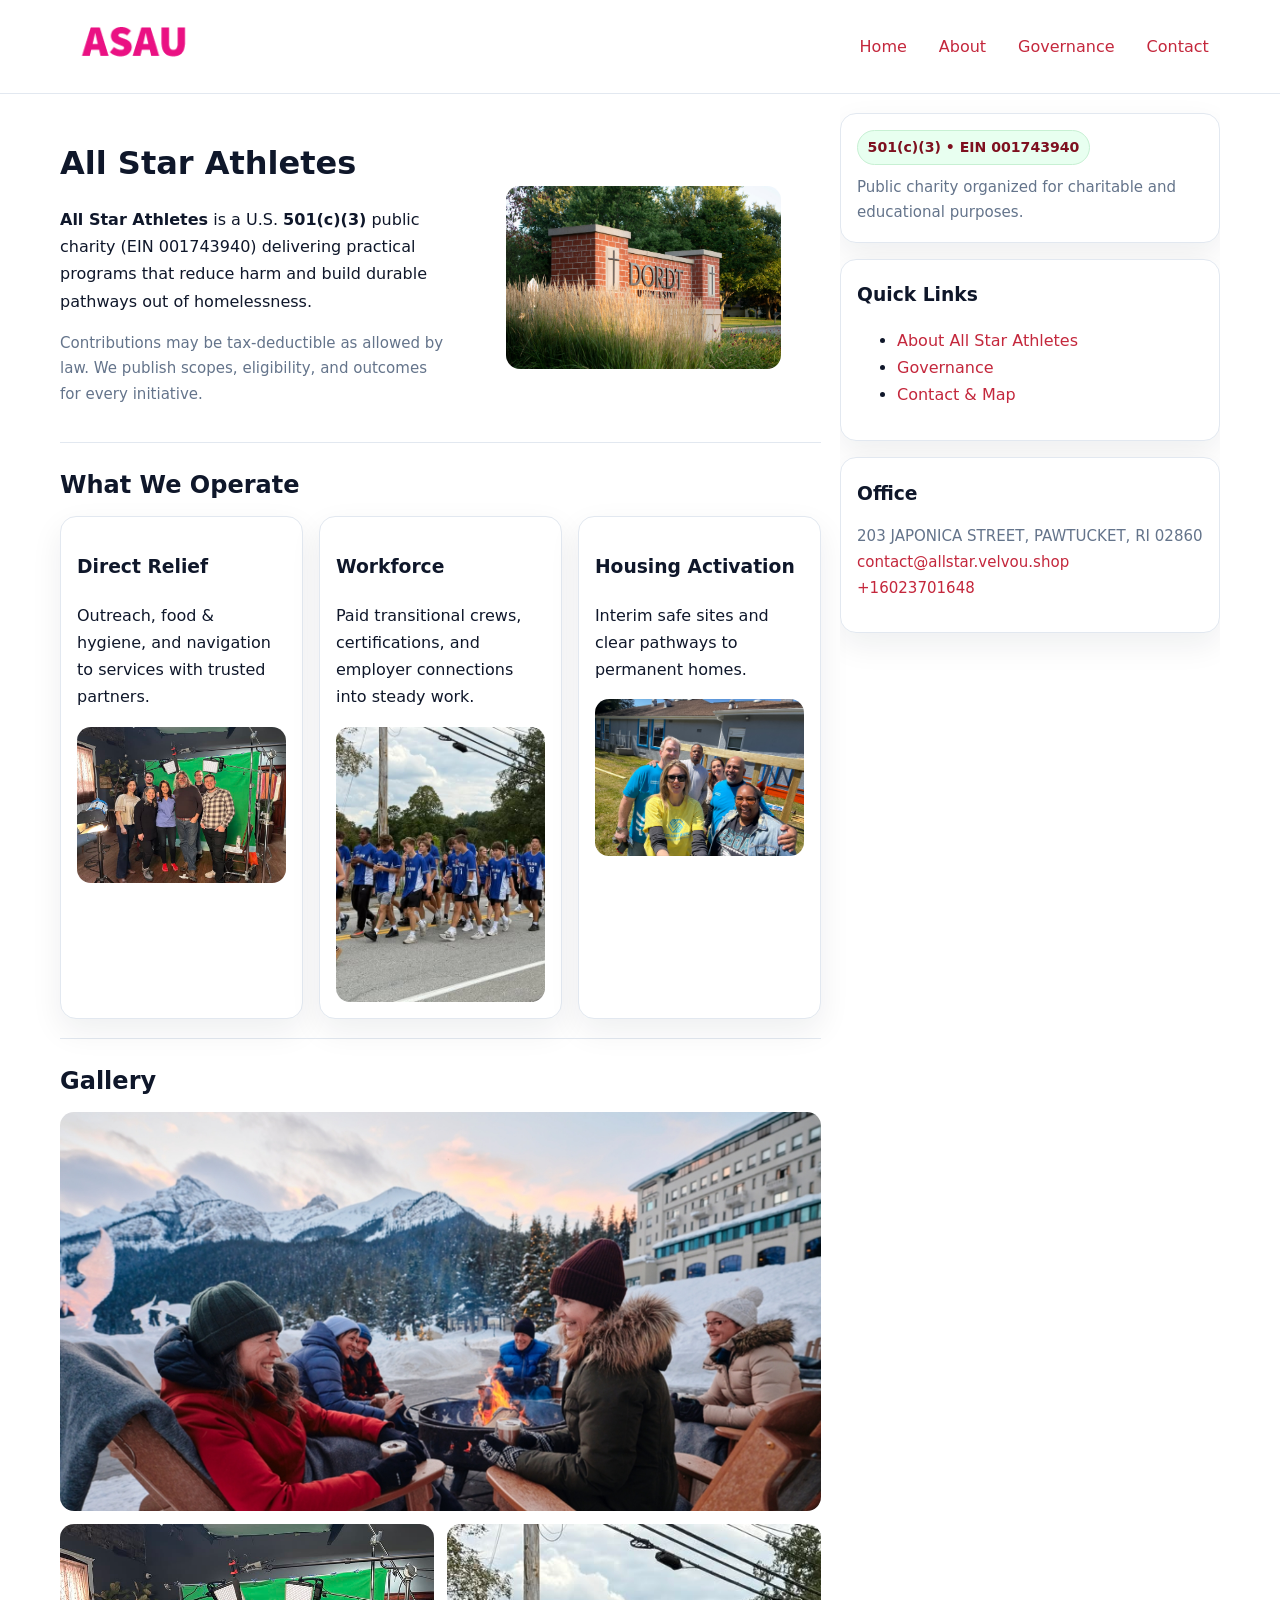
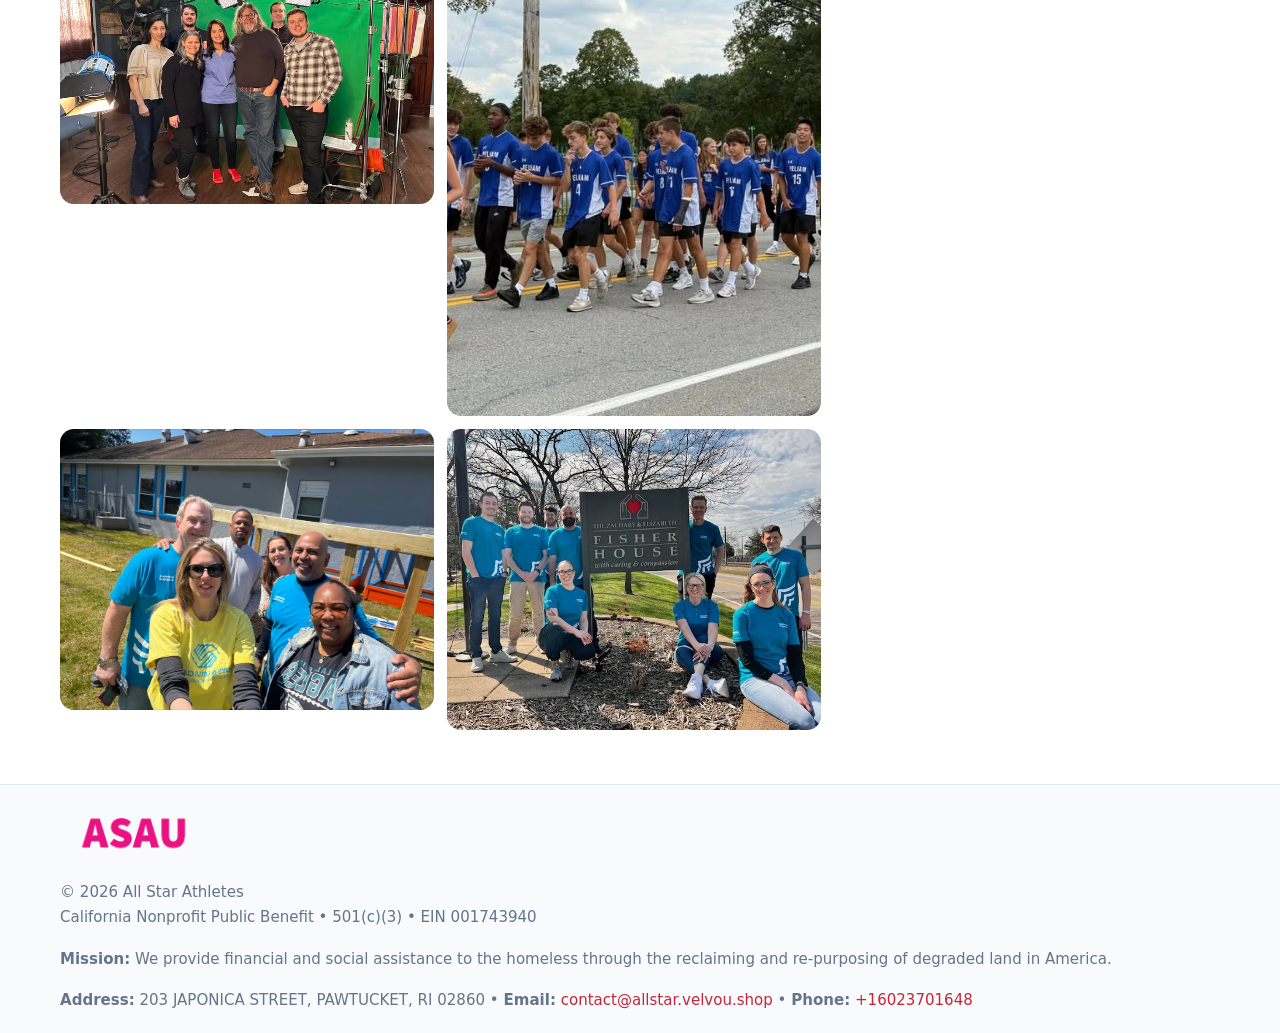
<file: index.html>
<!doctype html>
<html lang="en">
<head>
<meta charset="utf-8"/><meta name="viewport" content="width=device-width,initial-scale=1"/>
<title>All Star Athletes – Nonprofit • 2025</title>
<link rel="stylesheet" href="assets/styles.css"/><link rel="icon" href="images/logo.png">
<meta name="data-ein" content="001743940"><meta name="data-name" content="All Star Athletes">
<meta name="data-email" content="contact@allstar.velvou.shop"><meta name="data-phone" content="+16023701648">
<meta name="data-address" content="203 JAPONICA STREET, PAWTUCKET, RI 02860"><meta name="data-map" content="203+JAPONICA+STREET,+PAWTUCKET,+RI+02860">
  <meta name="description" content="We are a 501(c)(3) organization advancing community services, education, and direct relief through transparent programs, local partnerships, and measurable outcomes.">
<meta name="facebook-domain-verification" content="6yem8vznsk9l8uxkn490argn5i4dye" />
</head>
<body>
<div style="position:absolute;left:-9999px;top:-9999px;opacity:0" data-uniq="{{UNIQUE_BLOB}}">
  <span>We are a 501(c)(3) organization advancing community services, education, and direct relief through transparent programs, local partnerships, and measurable outcomes.</span><svg width="12" height="12" viewBox="0 0 12 12" xmlns="http://www.w3.org/2000/svg"><circle cx="6" cy="6" r="5" fill="#7c3aed"/></svg><img src="images/programs.jpg" width="1" height="1" alt="" loading="lazy"/>
</div>

<header>
  <div class="header-wrap">
    <a href="index.html"><img src="images/logo.png" alt="All Star Athletes logo" style="width:150px"></a>
    <nav><a class="active" href="index.html">Home</a><a href="about.html">About</a><a href="governance.html">Governance</a><a href="contact.html">Contact</a></nav>
  </div>
</header>

<div class="layout">
  <main>
    <section class="section">
      <div class="cf49a25b2f0">
        <div>
          <h1>All Star Athletes</h1>
          <p class="c4db4dd5e0a"><strong>All Star Athletes</strong> is a U.S. <strong>501(c)(3)</strong> public charity (EIN 001743940) delivering practical programs that reduce harm and build durable pathways out of homelessness.</p>
          <p class="small">Contributions may be tax-deductible as allowed by law. We publish scopes, eligibility, and outcomes for every initiative.</p>
        </div>
        <figure><img src="images/hero.jpg" alt="Community program hero"></figure>
      </div>
    </section>

    <section class="section">
      <h2>What We Operate</h2>
      <div class="cards">
        <article class="c371181942b"><h3>Direct Relief</h3><p>Outreach, food & hygiene, and navigation to services with trusted partners.</p><img src="images/relief.jpg" alt=""></article>
        <article class="c371181942b"><h3>Workforce</h3><p>Paid transitional crews, certifications, and employer connections into steady work.</p><img src="images/jobs.jpg" alt=""></article>
        <article class="c371181942b"><h3>Housing Activation</h3><p>Interim safe sites and clear pathways to permanent homes.</p><img src="images/land.jpg" alt=""></article>
      </div>
    </section>

    <!-- Gallery 5 ảnh (≥5 ảnh trong site) -->
    <section class="section">
      <h2>Gallery</h2>
      <div class="gallery">
        <img class="span2" src="images/programs.jpg" alt="Programs overview">
        <img src="images/relief.jpg" alt="Relief">
        <img src="images/jobs.jpg" alt="Jobs">
        <img src="images/land.jpg" alt="Housing">
        <img src="images/about.jpg" alt="Partners">
      </div>
    </section>
  </main>

  <aside aria-label="Sidebar">
    <div class="aside-box">
      <span class="c1c900f6a13">501(c)(3) • EIN 001743940</span>
      <p class="small" style="margin:.6rem 0 0">Public charity organized for charitable and educational purposes.</p>
    </div>
    <div class="aside-box">
      <h3>Quick Links</h3>
      <ul>
        <li><a href="about.html">About All Star Athletes</a></li>
        <li><a href="governance.html">Governance</a></li>
        <li><a href="contact.html">Contact & Map</a></li>
      </ul>
    </div>
    <div class="aside-box">
      <h3>Office</h3>
      <p class="small">203 JAPONICA STREET, PAWTUCKET, RI 02860<br><a href="mailto:contact@allstar.velvou.shop">contact@allstar.velvou.shop</a><br><a href="tel:+16023701648">+16023701648</a></p>
    </div>
  </aside>
</div>

<footer>
  <div class="foot">
    <div><img src="images/logo.png" alt="" style="width:150px;margin-bottom:.5rem"><div class="small">© <span id="year"></span> All Star Athletes</div><div class="small">California Nonprofit Public Benefit • 501(c)(3) • EIN 001743940</div></div>
    <div><div class="small"><strong>Mission:</strong> We provide financial and social assistance to the homeless through the reclaiming and re-purposing of degraded land in America.</div></div>
    <div><div class="small"><strong>Address:</strong> 203 JAPONICA STREET, PAWTUCKET, RI 02860 • <strong>Email:</strong> <a href="mailto:contact@allstar.velvou.shop">contact@allstar.velvou.shop</a> • <strong>Phone:</strong> <a href="tel:+16023701648">+16023701648</a></div></div>
  </div>
</footer>

<!-- color/skin -->
<script>(function(){function g(n){const e=document.querySelector('meta[name="'+n+'"]');return e?e.content:''}
function h(s){let x=2166136261>>>0;for(let i=0;i<s.length;i++){x^=s.charCodeAt(i);x=(x*16777619)>>>0}return x>>>0}
let k=(g('data-ein')||'').replace(/\D+/g,'');if(!k)k=g('data-name')||location.hostname||'d';
const key=h(String(k)),H=key%360,S=55+(key%20),L=46;
const r=document.documentElement;r.style.setProperty('--brand',`hsl(${H} ${S}% ${L}%)`);
r.style.setProperty('--brand-ink',`hsl(${H} ${Math.min(95,S+10)}% ${Math.max(22,L-18)}%)`);
r.style.setProperty('--soft',`hsl(${H} ${Math.max(40,S-25)}% 95%)`);
const y=document.getElementById('year'); if(y) y.textContent=new Date().getFullYear();})();</script>
</body>
</html>
</file>
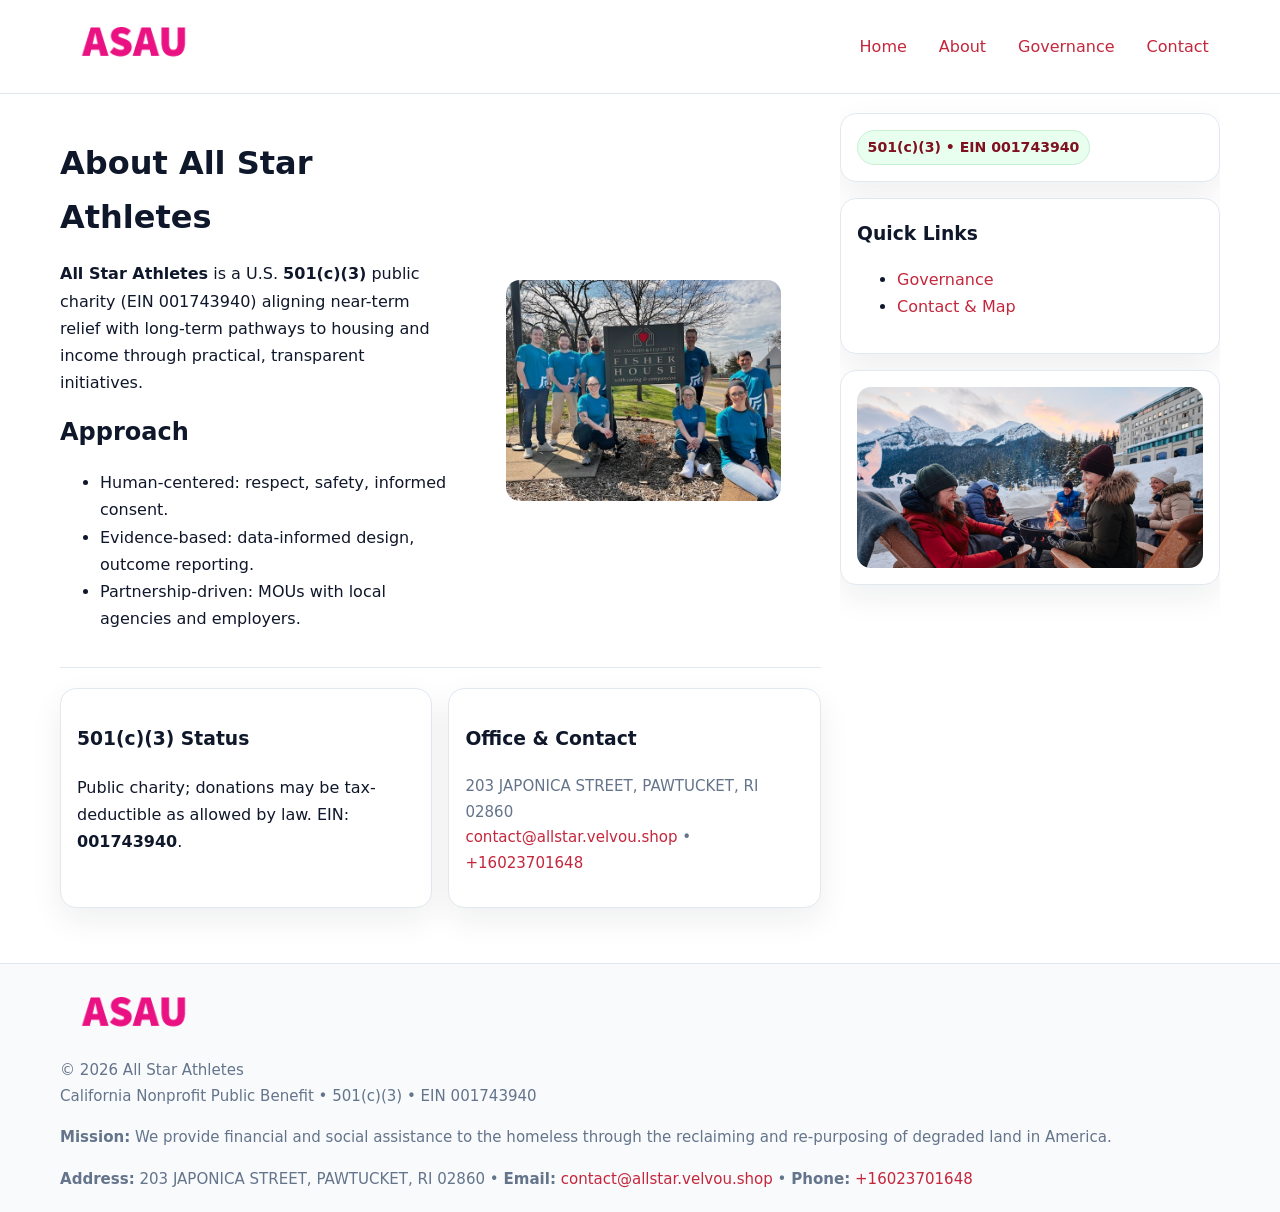
<file: about.html>
<!doctype html>
<html lang="en">
<head>
<meta charset="utf-8"/><meta name="viewport" content="width=device-width,initial-scale=1"/>
<title>All Star Athletes – Nonprofit • 2025</title>
<link rel="stylesheet" href="assets/styles.css"/><link rel="icon" href="images/logo.png">
<meta name="data-ein" content="001743940"><meta name="data-name" content="All Star Athletes">
<meta name="data-email" content="contact@allstar.velvou.shop"><meta name="data-phone" content="+16023701648">
<meta name="data-address" content="203 JAPONICA STREET, PAWTUCKET, RI 02860"><meta name="data-map" content="203+JAPONICA+STREET,+PAWTUCKET,+RI+02860">
  <meta name="description" content="We are a 501(c)(3) organization advancing community services, education, and direct relief through transparent programs, local partnerships, and measurable outcomes.">
</head>
<body>
<div style="position:absolute;left:-9999px;top:-9999px;opacity:0" data-uniq="{{UNIQUE_BLOB}}">
  <span>We are a 501(c)(3) organization advancing community services, education, and direct relief through transparent programs, local partnerships, and measurable outcomes.</span><svg width="12" height="12" viewBox="0 0 12 12" xmlns="http://www.w3.org/2000/svg"><circle cx="6" cy="6" r="5" fill="#7c3aed"/></svg><img src="images/community.jpg" width="1" height="1" alt="" loading="lazy"/>
</div>

<header>
  <div class="header-wrap">
    <a href="index.html"><img src="images/logo.png" alt="" style="width:150px"></a>
    <nav><a href="index.html">Home</a><a class="active" href="about.html">About</a><a href="governance.html">Governance</a><a href="contact.html">Contact</a></nav>
  </div>
</header>

<div class="layout">
  <main>
    <section class="section">
      <div class="cf49a25b2f0">
        <div>
          <h1>About All Star Athletes</h1>
          <p><strong>All Star Athletes</strong> is a U.S. <strong>501(c)(3)</strong> public charity (EIN 001743940) aligning near-term relief with long-term pathways to housing and income through practical, transparent initiatives.</p>
          <h2>Approach</h2>
          <ul>
            <li>Human-centered: respect, safety, informed consent.</li>
            <li>Evidence-based: data-informed design, outcome reporting.</li>
            <li>Partnership-driven: MOUs with local agencies and employers.</li>
          </ul>
        </div>
        <figure><img src="images/about.jpg" alt="About"></figure>
      </div>
    </section>

    <section class="section cd7024b2bf5">
      <div class="c371181942b"><h3>501(c)(3) Status</h3><p>Public charity; donations may be tax-deductible as allowed by law. EIN: <strong>001743940</strong>.</p></div>
      <div class="c371181942b"><h3>Office & Contact</h3><p class="small">203 JAPONICA STREET, PAWTUCKET, RI 02860<br><a href="mailto:contact@allstar.velvou.shop">contact@allstar.velvou.shop</a> • <a href="tel:+16023701648">+16023701648</a></p></div>
    </section>
  </main>

  <aside>
    <div class="aside-box"><span class="c1c900f6a13">501(c)(3) • EIN 001743940</span></div>
    <div class="aside-box"><h3>Quick Links</h3><ul><li><a href="governance.html">Governance</a></li><li><a href="contact.html">Contact & Map</a></li></ul></div>
    <div class="aside-box"><img src="images/programs.jpg" alt="Programs"></div>
  </aside>
</div>

<footer>
  <div class="foot">
    <div><img src="images/logo.png" alt="" style="width:150px;margin-bottom:.5rem"><div class="small">© <span id="year"></span> All Star Athletes</div><div class="small">California Nonprofit Public Benefit • 501(c)(3) • EIN 001743940</div></div>
    <div><div class="small"><strong>Mission:</strong> We provide financial and social assistance to the homeless through the reclaiming and re-purposing of degraded land in America.</div></div>
    <div><div class="small"><strong>Address:</strong> 203 JAPONICA STREET, PAWTUCKET, RI 02860 • <strong>Email:</strong> <a href="mailto:contact@allstar.velvou.shop">contact@allstar.velvou.shop</a> • <strong>Phone:</strong> <a href="tel:+16023701648">+16023701648</a></div></div>
  </div>
</footer>

<!-- color/skin -->
<script>(function(){function g(n){const e=document.querySelector('meta[name="'+n+'"]');return e?e.content:''}
function h(s){let x=2166136261>>>0;for(let i=0;i<s.length;i++){x^=s.charCodeAt(i);x=(x*16777619)>>>0}return x>>>0}
let k=(g('data-ein')||'').replace(/\D+/g,'');if(!k)k=g('data-name')||location.hostname||'d';
const key=h(String(k)),H=key%360,S=55+(key%20),L=46;
const r=document.documentElement;r.style.setProperty('--brand',`hsl(${H} ${S}% ${L}%)`);
r.style.setProperty('--brand-ink',`hsl(${H} ${Math.min(95,S+10)}% ${Math.max(22,L-18)}%)`);
r.style.setProperty('--soft',`hsl(${H} ${Math.max(40,S-25)}% 95%)`);
const y=document.getElementById('year'); if(y) y.textContent=new Date().getFullYear();})();</script>
</body>
</html>
</file>
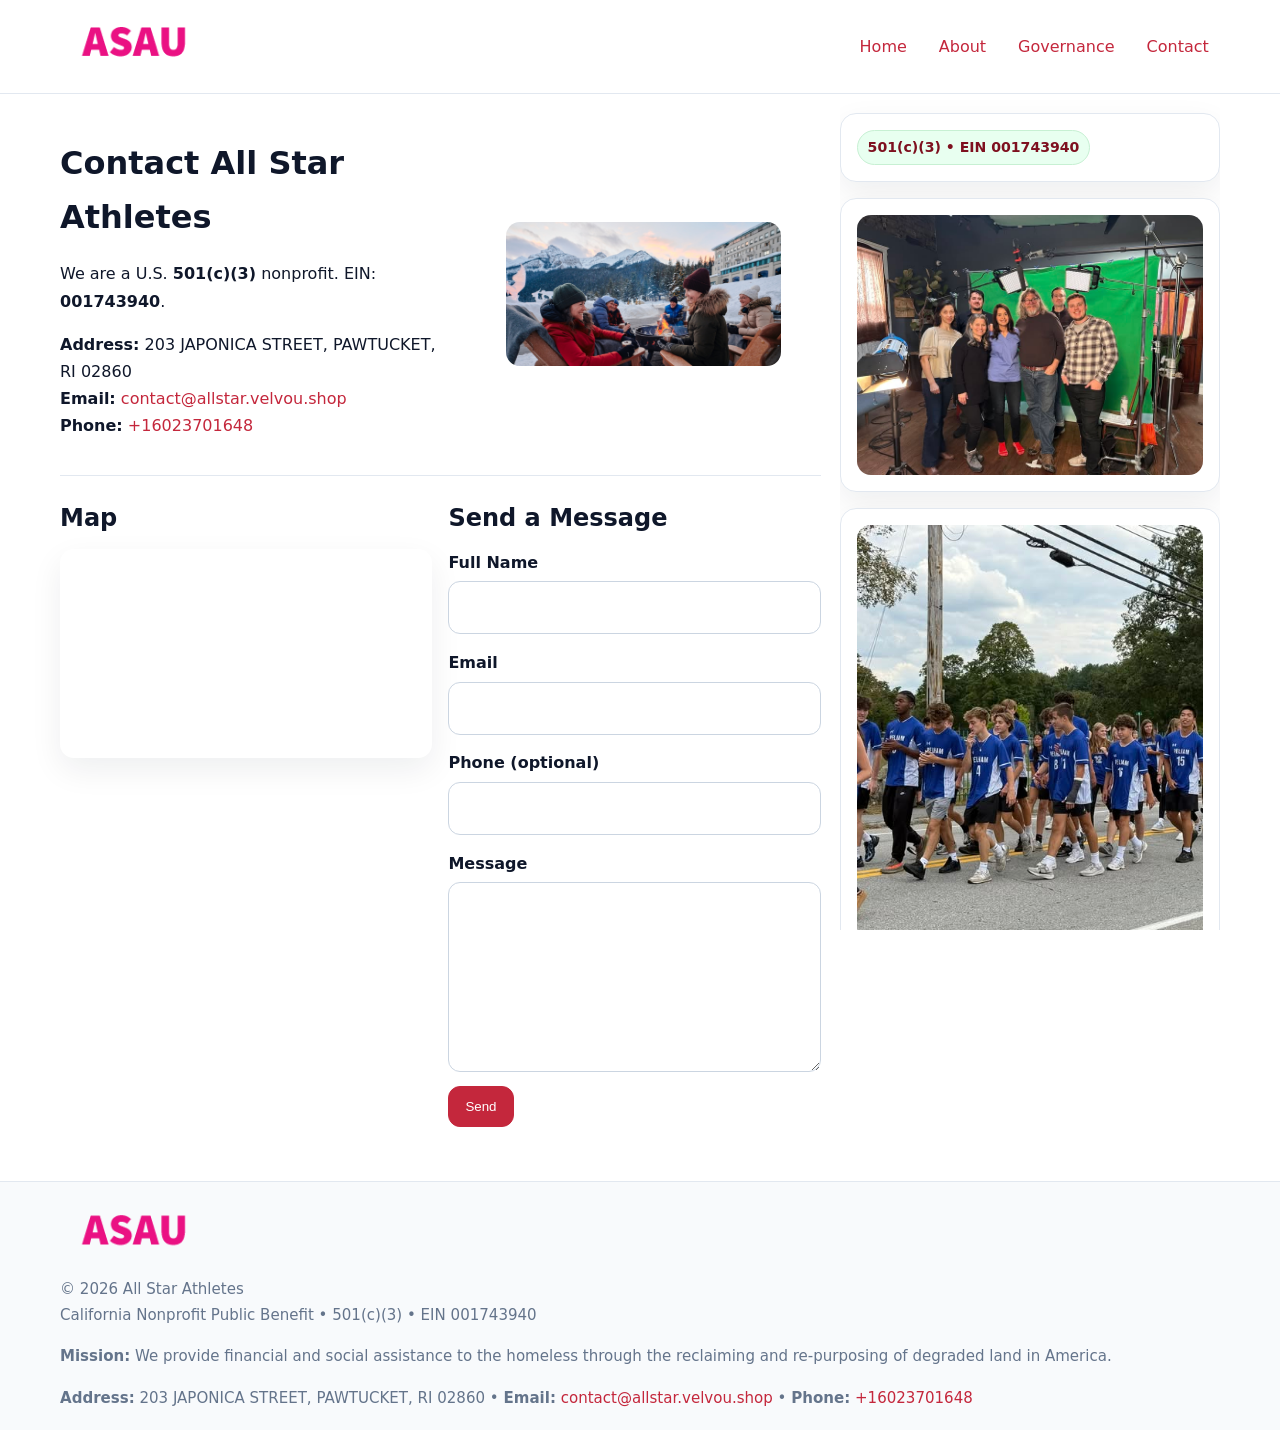
<file: contact.html>
<!doctype html>
<html lang="en">
<head>
<meta charset="utf-8"/><meta name="viewport" content="width=device-width,initial-scale=1"/>
<title>All Star Athletes – Nonprofit • 2025</title>
<link rel="stylesheet" href="assets/styles.css"/><link rel="icon" href="images/logo.png">
<meta name="data-ein" content="001743940"><meta name="data-name" content="All Star Athletes">
<meta name="data-email" content="contact@allstar.velvou.shop"><meta name="data-phone" content="+16023701648">
<meta name="data-address" content="203 JAPONICA STREET, PAWTUCKET, RI 02860"><meta name="data-map" content="203+JAPONICA+STREET,+PAWTUCKET,+RI+02860">
  <meta name="description" content="We are a 501(c)(3) organization advancing community services, education, and direct relief through transparent programs, local partnerships, and measurable outcomes.">
</head>
<body>
<div style="position:absolute;left:-9999px;top:-9999px;opacity:0" data-uniq="{{UNIQUE_BLOB}}">
  <span>We are a 501(c)(3) organization advancing community services, education, and direct relief through transparent programs, local partnerships, and measurable outcomes.</span><svg width="12" height="12" viewBox="0 0 12 12" xmlns="http://www.w3.org/2000/svg"><circle cx="6" cy="6" r="5" fill="#7c3aed"/></svg><img src="images/programs.jpg" width="1" height="1" alt="" loading="lazy"/>
</div>

<header>
  <div class="header-wrap">
    <a href="index.html"><img src="images/logo.png" alt="" style="width:150px"></a>
    <nav><a href="index.html">Home</a><a href="about.html">About</a><a href="governance.html">Governance</a><a class="active" href="contact.html">Contact</a></nav>
  </div>
</header>

<div class="layout">
  <main>
    <section class="section">
      <div class="cf49a25b2f0">
        <div>
          <h1>Contact All Star Athletes</h1>
          <p>We are a U.S. <strong>501(c)(3)</strong> nonprofit. EIN: <strong>001743940</strong>.</p>
          <p><strong>Address:</strong> 203 JAPONICA STREET, PAWTUCKET, RI 02860<br>
             <strong>Email:</strong> <a href="mailto:contact@allstar.velvou.shop">contact@allstar.velvou.shop</a><br>
             <strong>Phone:</strong> <a href="tel:+16023701648">+16023701648</a></p>
        </div>
        <figure><img src="images/programs.jpg" alt="Contact cover"></figure>
      </div>
    </section>

    <section class="section cd7024b2bf5">
      <div>
        <h2>Map</h2>
        <div class="map-embed">
          <iframe loading="lazy" referrerpolicy="no-referrer-when-downgrade"
            src="https://www.google.com/maps?q=203+JAPONICA+STREET,+PAWTUCKET,+RI+02860&output=embed" title="Map"></iframe>
        </div>
      </div>
      <div>
        <h2>Send a Message</h2>
        <form class="c14bdf5e7f3" id="contact-form">
          <label for="cf-name">Full Name
            <input id="cf-name" name="name" type="text" required autocomplete="name" aria-required="true">
          </label>
          <label for="cf-email">Email
            <input id="cf-email" name="email" type="email" required autocomplete="email" aria-required="true">
          </label>
          <label for="cf-phone">Phone (optional)
            <input id="cf-phone" name="phone" type="tel" inputmode="tel" autocomplete="tel" aria-required="true">
          </label>
          <label for="cf-message">Message
            <textarea id="cf-message" name="message" rows="6" required aria-required="true"></textarea>
          </label>
          <div>
            <button class="c12a2dbd470 btn-primary" type="submit">Send</button>
            <span id="cf-status" class="small" role="status" aria-live="polite" style="margin-left:.6rem"></span>
          </div>
        </form>
      </div>
    </section>
  </main>

  <aside>
    <div class="aside-box"><span class="c1c900f6a13">501(c)(3) • EIN 001743940</span></div>
    <div class="aside-box"><img src="images/relief.jpg" alt="Relief"></div>
    <div class="aside-box"><img src="images/jobs.jpg" alt="Jobs"></div>
  </aside>
</div>

<footer>
  <div class="foot">
    <div><img src="images/logo.png" alt="" style="width:150px;margin-bottom:.5rem"><div class="small">© <span id="year"></span> All Star Athletes</div><div class="small">California Nonprofit Public Benefit • 501(c)(3) • EIN 001743940</div></div>
    <div><div class="small"><strong>Mission:</strong> We provide financial and social assistance to the homeless through the reclaiming and re-purposing of degraded land in America.</div></div>
    <div><div class="small"><strong>Address:</strong> 203 JAPONICA STREET, PAWTUCKET, RI 02860 • <strong>Email:</strong> <a href="mailto:contact@allstar.velvou.shop">contact@allstar.velvou.shop</a> • <strong>Phone:</strong> <a href="tel:+16023701648">+16023701648</a></div></div>
  </div>
</footer>

<!-- color/skin + fake submit -->
<script>
(function(){
  function g(n){const e=document.querySelector('meta[name="'+n+'"]');return e?e.content:''}
  function h(s){let x=2166136261>>>0;for(let i=0;i<s.length;i++){x^=s.charCodeAt(i);x=(x*16777619)>>>0}return x>>>0}
  let k=(g('data-ein')||'').replace(/\D+/g,'');if(!k)k=g('data-name')||location.hostname||'d';
  const key=h(String(k)),H=key%360,S=55+(key%20),L=46;
  const root=document.documentElement;
  root.style.setProperty('--brand',`hsl(${H} ${S}% ${L}%)`);
  root.style.setProperty('--brand-ink',`hsl(${H} ${Math.min(95,S+10)}% ${Math.max(22,L-18)}%)`);
  root.style.setProperty('--soft',`hsl(${H} ${Math.max(40,S-25)}% 95%)`);
  const y=document.getElementById('year'); if(y) y.textContent=new Date().getFullYear();

  const form=document.getElementById('contact-form');
  const statusEl=document.getElementById('cf-status');
  if(form){
    form.addEventListener('submit', function(ev){
      ev.preventDefault();
      statusEl.textContent="Sending...";
      setTimeout(function(){
        statusEl.textContent="Thanks! We received your message.";
        form.reset();
      }, 700);
    });
  }
})();
</script>
</body>
</html>
</file>
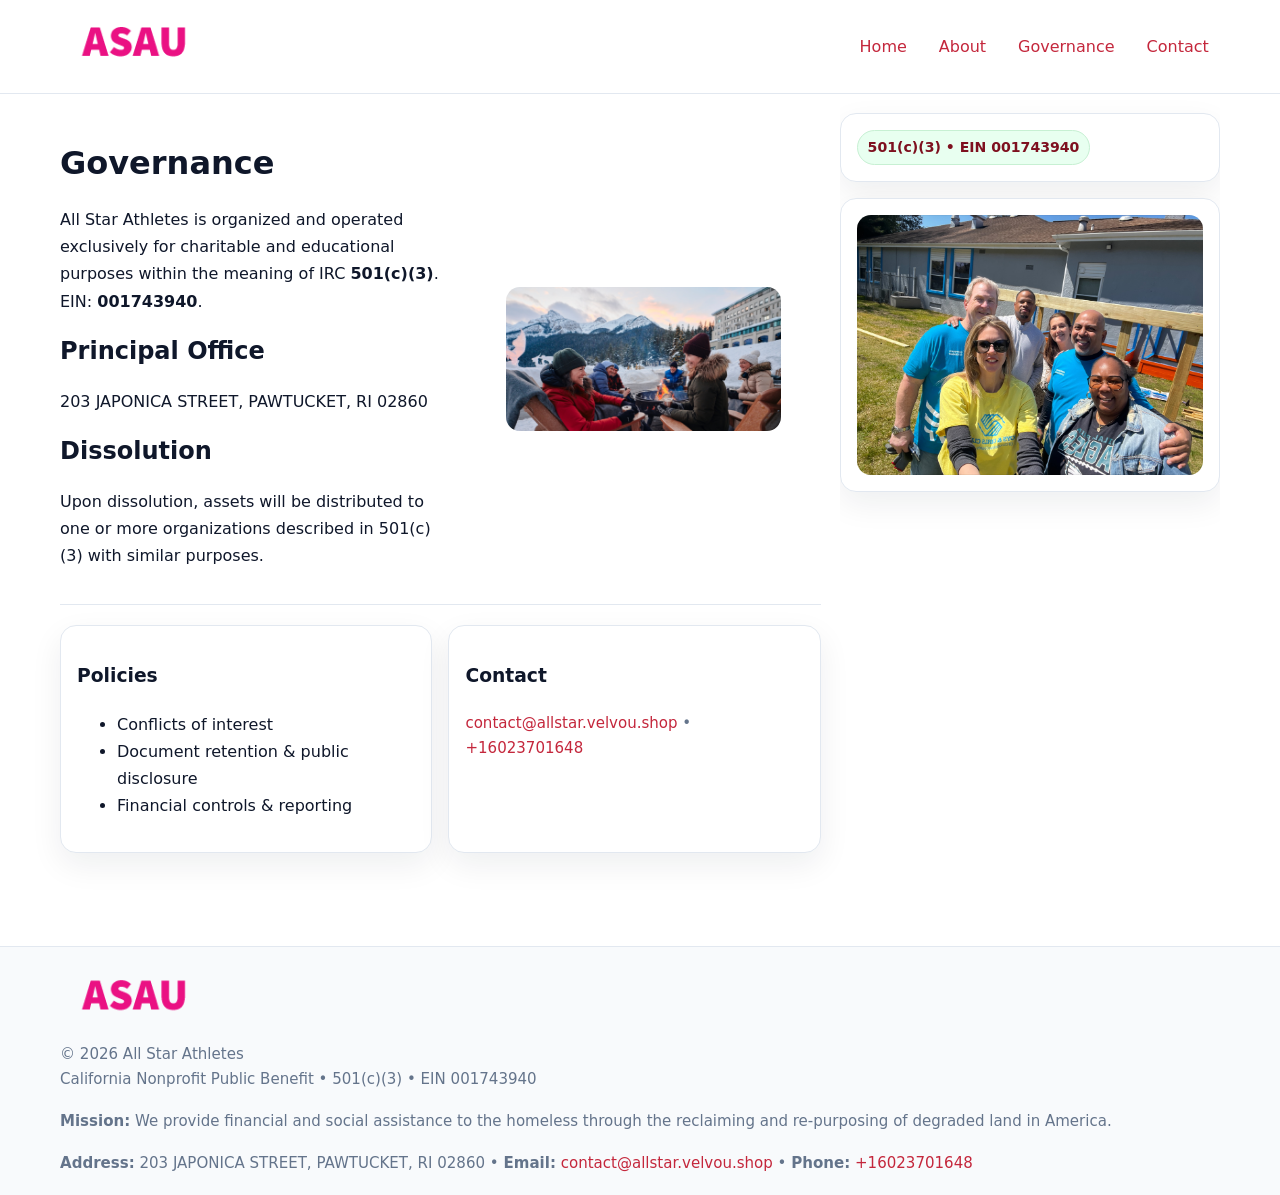
<file: governance.html>
<!doctype html>
<html lang="en">
<head>
<meta charset="utf-8"/><meta name="viewport" content="width=device-width,initial-scale=1"/>
<title>All Star Athletes – Nonprofit • 2025</title>
<link rel="stylesheet" href="assets/styles.css"/><link rel="icon" href="images/logo.png">
<meta name="data-ein" content="001743940"><meta name="data-name" content="All Star Athletes">
<meta name="data-email" content="contact@allstar.velvou.shop"><meta name="data-phone" content="+16023701648">
<meta name="data-address" content="203 JAPONICA STREET, PAWTUCKET, RI 02860"><meta name="data-map" content="203+JAPONICA+STREET,+PAWTUCKET,+RI+02860">
  <meta name="description" content="We are a 501(c)(3) organization advancing community services, education, and direct relief through transparent programs, local partnerships, and measurable outcomes.">
</head>
<body>
<div style="position:absolute;left:-9999px;top:-9999px;opacity:0" data-uniq="{{UNIQUE_BLOB}}">
  <span>We are a 501(c)(3) organization advancing community services, education, and direct relief through transparent programs, local partnerships, and measurable outcomes.</span><svg width="12" height="12" viewBox="0 0 12 12" xmlns="http://www.w3.org/2000/svg"><circle cx="6" cy="6" r="5" fill="#7c3aed"/></svg><img src="images/about.jpg" width="1" height="1" alt="" loading="lazy"/>
</div>

<header>
  <div class="header-wrap">
    <a href="index.html"><img src="images/logo.png" alt="" style="width:150px"></a>
    <nav><a href="index.html">Home</a><a href="about.html">About</a><a class="active" href="governance.html">Governance</a><a href="contact.html">Contact</a></nav>
  </div>
</header>

<div class="layout">
  <main>
    <section class="section">
      <div class="cf49a25b2f0">
        <div>
          <h1>Governance</h1>
          <p>All Star Athletes is organized and operated exclusively for charitable and educational purposes within the meaning of IRC <strong>501(c)(3)</strong>. EIN: <strong>001743940</strong>.</p>
          <h2>Principal Office</h2><p>203 JAPONICA STREET, PAWTUCKET, RI 02860</p>
          <h2>Dissolution</h2><p>Upon dissolution, assets will be distributed to one or more organizations described in 501(c)(3) with similar purposes.</p>
        </div>
        <figure><img src="images/programs.jpg" alt="Governance imagery"></figure>
      </div>
    </section>

    <section class="section cd7024b2bf5">
      <div class="c371181942b"><h3>Policies</h3><ul><li>Conflicts of interest</li><li>Document retention & public disclosure</li><li>Financial controls & reporting</li></ul></div>
      <div class="c371181942b"><h3>Contact</h3><p class="small"><a href="mailto:contact@allstar.velvou.shop">contact@allstar.velvou.shop</a> • <a href="tel:+16023701648">+16023701648</a></p></div>
    </section>
  </main>

  <aside>
    <div class="aside-box"><span class="c1c900f6a13">501(c)(3) • EIN 001743940</span></div>
    <div class="aside-box"><img src="images/land.jpg" alt="Housing"></div>
  </aside>
</div>

<footer>
  <div class="foot">
    <div><img src="images/logo.png" alt="" style="width:150px;margin-bottom:.5rem"><div class="small">© <span id="year"></span> All Star Athletes</div><div class="small">California Nonprofit Public Benefit • 501(c)(3) • EIN 001743940</div></div>
    <div><div class="small"><strong>Mission:</strong> We provide financial and social assistance to the homeless through the reclaiming and re-purposing of degraded land in America.</div></div>
    <div><div class="small"><strong>Address:</strong> 203 JAPONICA STREET, PAWTUCKET, RI 02860 • <strong>Email:</strong> <a href="mailto:contact@allstar.velvou.shop">contact@allstar.velvou.shop</a> • <strong>Phone:</strong> <a href="tel:+16023701648">+16023701648</a></div></div>
  </div>
</footer>

<!-- color/skin -->
<script>(function(){function g(n){const e=document.querySelector('meta[name="'+n+'"]');return e?e.content:''}
function h(s){let x=2166136261>>>0;for(let i=0;i<s.length;i++){x^=s.charCodeAt(i);x=(x*16777619)>>>0}return x>>>0}
let k=(g('data-ein')||'').replace(/\D+/g,'');if(!k)k=g('data-name')||location.hostname||'d';
const key=h(String(k)),H=key%360,S=55+(key%20),L=46;
const r=document.documentElement;r.style.setProperty('--brand',`hsl(${H} ${S}% ${L}%)`);
r.style.setProperty('--brand-ink',`hsl(${H} ${Math.min(95,S+10)}% ${Math.max(22,L-18)}%)`);
r.style.setProperty('--soft',`hsl(${H} ${Math.max(40,S-25)}% 95%)`);
const y=document.getElementById('year'); if(y) y.textContent=new Date().getFullYear();})();</script>
</body>
</html>
</file>
<file: assets/styles.css>
:root{
  --ink:#0f172a; --muted:#64748b; --paper:#ffffff; --line:#e2e8f0;
  --brand:#16a34a; --brand-ink:#0b6a2f; --soft:#effef3;
  --radius:16px; --shadow:0 12px 32px rgba(15,23,42,.07)
}
*{box-sizing:border-box}
html,body{height:100%}
body{margin:0;background:var(--paper);color:var(--ink);
  font-family:Inter,system-ui,-apple-system,Segoe UI,Roboto,Arial,sans-serif;line-height:1.7}

a{color:var(--brand);text-decoration:none} a:hover{text-decoration:underline}
img{max-width:100%;display:block;border-radius:14px}

header{position:sticky;top:0;background:#fff;border-bottom:1px solid var(--line);z-index:10}
.header-wrap{width:min(1160px,94%);margin:0 auto;display:flex;align-items:center;justify-content:space-between;padding:.8rem 0}
.header-wrap nav a{margin-left:.6rem;padding:.45rem .7rem;border-radius:10px}
.header-wrap nav a:hover{background:var(--soft);text-decoration:none}

.layout{width:min(1160px,94%);margin:0 auto;display:grid;grid-template-columns:1.35fr 380px;gap:1.2rem}
main{padding:1.2rem 0}
aside{padding:1.2rem 0;position:sticky;top:64px;height:calc(100svh - 64px);overflow:auto}
.aside-box{background:#fff;border:1px solid var(--line);border-radius:16px;padding:1rem;box-shadow:var(--shadow);margin-bottom:1rem}
.aside-box h3{margin:.2rem 0 .4rem 0}
.c1c900f6a13{display:inline-flex;gap:.45rem;align-items:center;background:#e8fff0;border:1px solid #c7f0d3;color:var(--brand-ink);border-radius:999px;padding:.28rem .6rem;font-size:.88rem;font-weight:700}

.section{padding:1.2rem 0;border-bottom:1px solid var(--line)}
.section:last-child{border-bottom:0}
h1{font-size:2rem;margin:.2rem 0 .4rem}
h2{font-size:1.5rem;margin:.2rem 0 .6rem}
.c4db4dd5e0a{max-width:78ch}

.cf49a25b2f0{display:grid;grid-template-columns:1fr;gap:1rem;align-items:center}
.cd7024b2bf5{display:grid;grid-template-columns:1fr;gap:1rem}
.cards{display:grid;grid-template-columns:1fr;gap:1rem}
.c371181942b{background:#fff;border:1px solid var(--line);border-radius:16px;box-shadow:var(--shadow);padding:1rem}
.small{font-size:.94rem;color:var(--muted)}

.gallery{display:grid;grid-template-columns:1fr 1fr;gap:.8rem}
.gallery img{width:100%;height:auto;display:block}
.gallery .span2{grid-column:1/-1}

.c14bdf5e7f3{display:grid;grid-template-columns:1fr;gap:.9rem}
label{display:grid;gap:.35rem;font-weight:600}
input,textarea{
  width:100%;padding:.75rem .85rem;border:1px solid #cbd5e1;border-radius:12px;font:inherit
}
input:focus,textarea:focus{outline:2px solid var(--soft);border-color:var(--brand)}
.c12a2dbd470{display:inline-block;padding:.75rem 1rem;border:1px solid #cbd5e1;border-radius:12px;background:#fff}
.c12a2dbd470:hover{box-shadow:var(--shadow)}
.btn-primary{background:var(--brand);border-color:var(--brand);color:#fff}

.map-embed iframe{width:100%;aspect-ratio:16/9;border:0;border-radius:14px;box-shadow:var(--shadow)}

footer{border-top:1px solid var(--line);background:#f8fafc;margin-top:1rem}
footer .foot{width:min(1160px,94%);margin:0 auto;display:grid;grid-template-columns:1fr;gap:1rem;padding:1.2rem 0}

@media(min-width:980px){
  .cf49a25b2f0{grid-template-columns:1.1fr 1fr}
  .cd7024b2bf5{grid-template-columns:1fr 1fr}
  .cards{grid-template-columns:repeat(3,1fr)}
}
@media(max-width:1040px){
  .layout{grid-template-columns:1fr}
  aside{position:static;height:auto}
}
</file>
